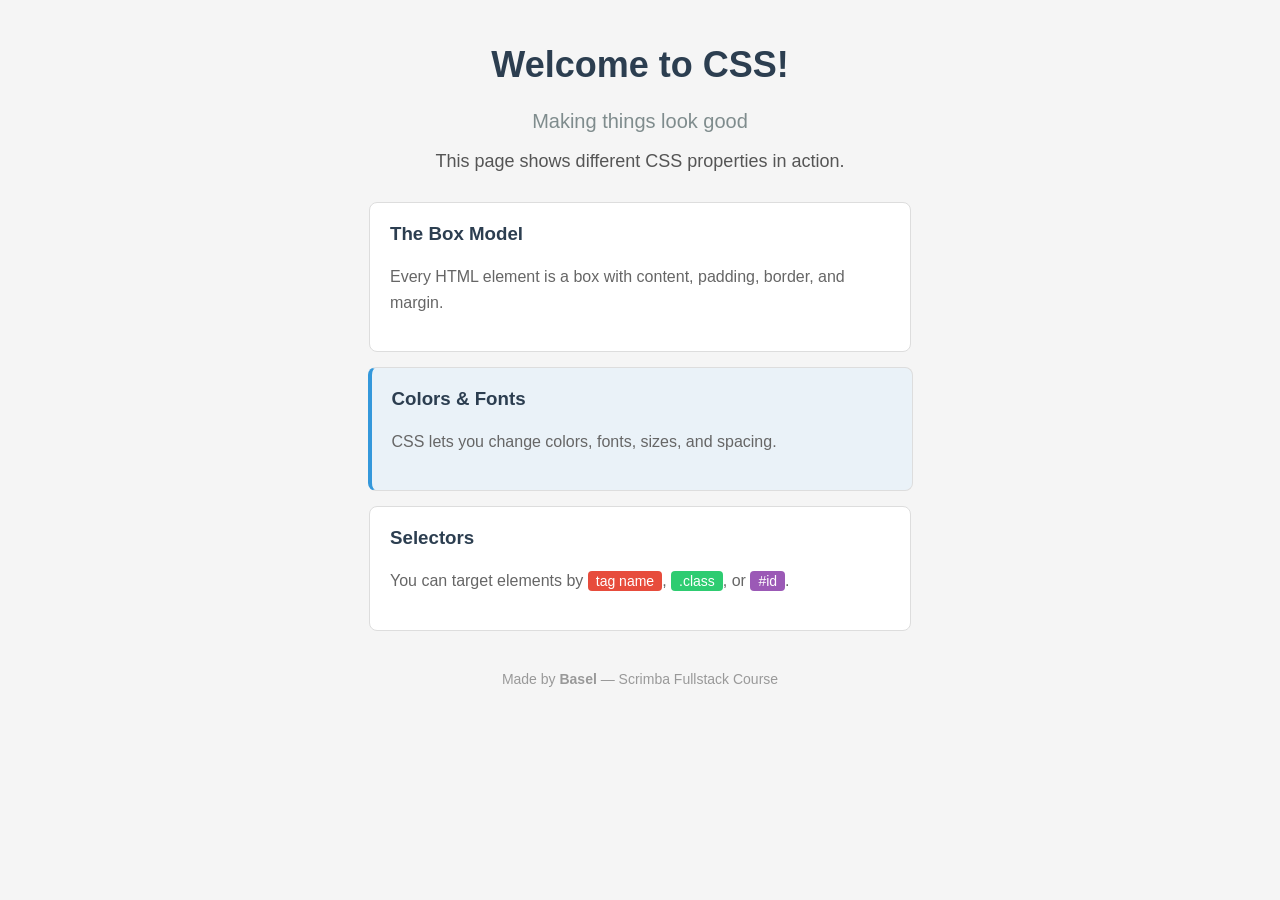
<file: 01-html-css/02-intro-to-css/index.html>
<!doctype html>
<html>
  <head>
    <title>Intro to CSS</title>
    <link rel="stylesheet" href="style.css" />
  </head>
  <body>
    <h1>Welcome to CSS!</h1>
    <h2>Making things look good</h2>

    <p class="intro">This page shows different CSS properties in action.</p>

    <div class="card">
      <h3>The Box Model</h3>
      <p>
        Every HTML element is a box with content, padding, border, and margin.
      </p>
    </div>

    <div class="card highlight">
      <h3>Colors & Fonts</h3>
      <p>CSS lets you change colors, fonts, sizes, and spacing.</p>
    </div>

    <div class="card">
      <h3>Selectors</h3>
      <p>
        You can target elements by <span class="tag">tag name</span>,
        <span class="classname">.class</span>, or <span id="demo-id">#id</span>.
      </p>
    </div>

    <footer>
      <p>Made by <strong>Basel</strong> — Scrimba Fullstack Course</p>
    </footer>
  </body>
</html>
</file>
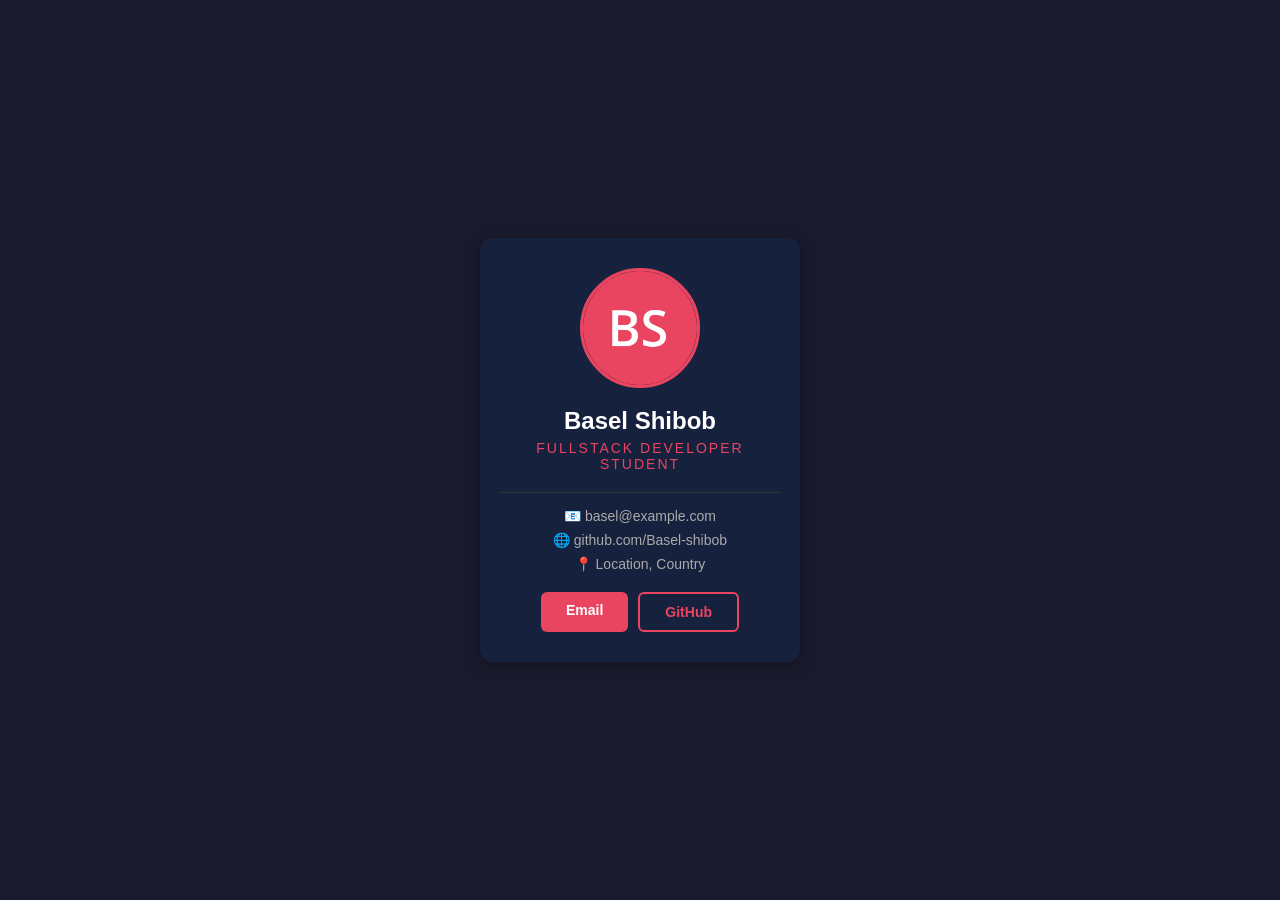
<file: 01-html-css/03-business-card/index.html>
<!DOCTYPE html>
<html>
  <head>
    <title>Business Card</title>
    <link rel="stylesheet" href="style.css" />
  </head>
  <body>
    <div class="card">
      <!-- Profile Image -->
      <img
        src="images/profile.jpg"
        alt="Basel's profile photo"
        class="profile-img"
      />

      <!-- Name & Title -->
      <h1>Basel Shibob</h1>
      <p class="job-title">Fullstack Developer Student</p>

      <!-- Divider line -->
      <hr />

      <!-- Contact Info -->
      <div class="contact-info">
        <p>📧 basel@example.com</p>
        <p>🌐 github.com/Basel-shibob</p>
        <p>📍 Location, Country</p>
      </div>

      <!-- Action Buttons -->
      <div class="buttons">
        <a href="mailto:basel@example.com" class="btn">Email</a>
        <a href="https://github.com/Basel-shibob" class="btn btn-outline">GitHub</a>
      </div>
    </div>
  </body>
</html>
</file>
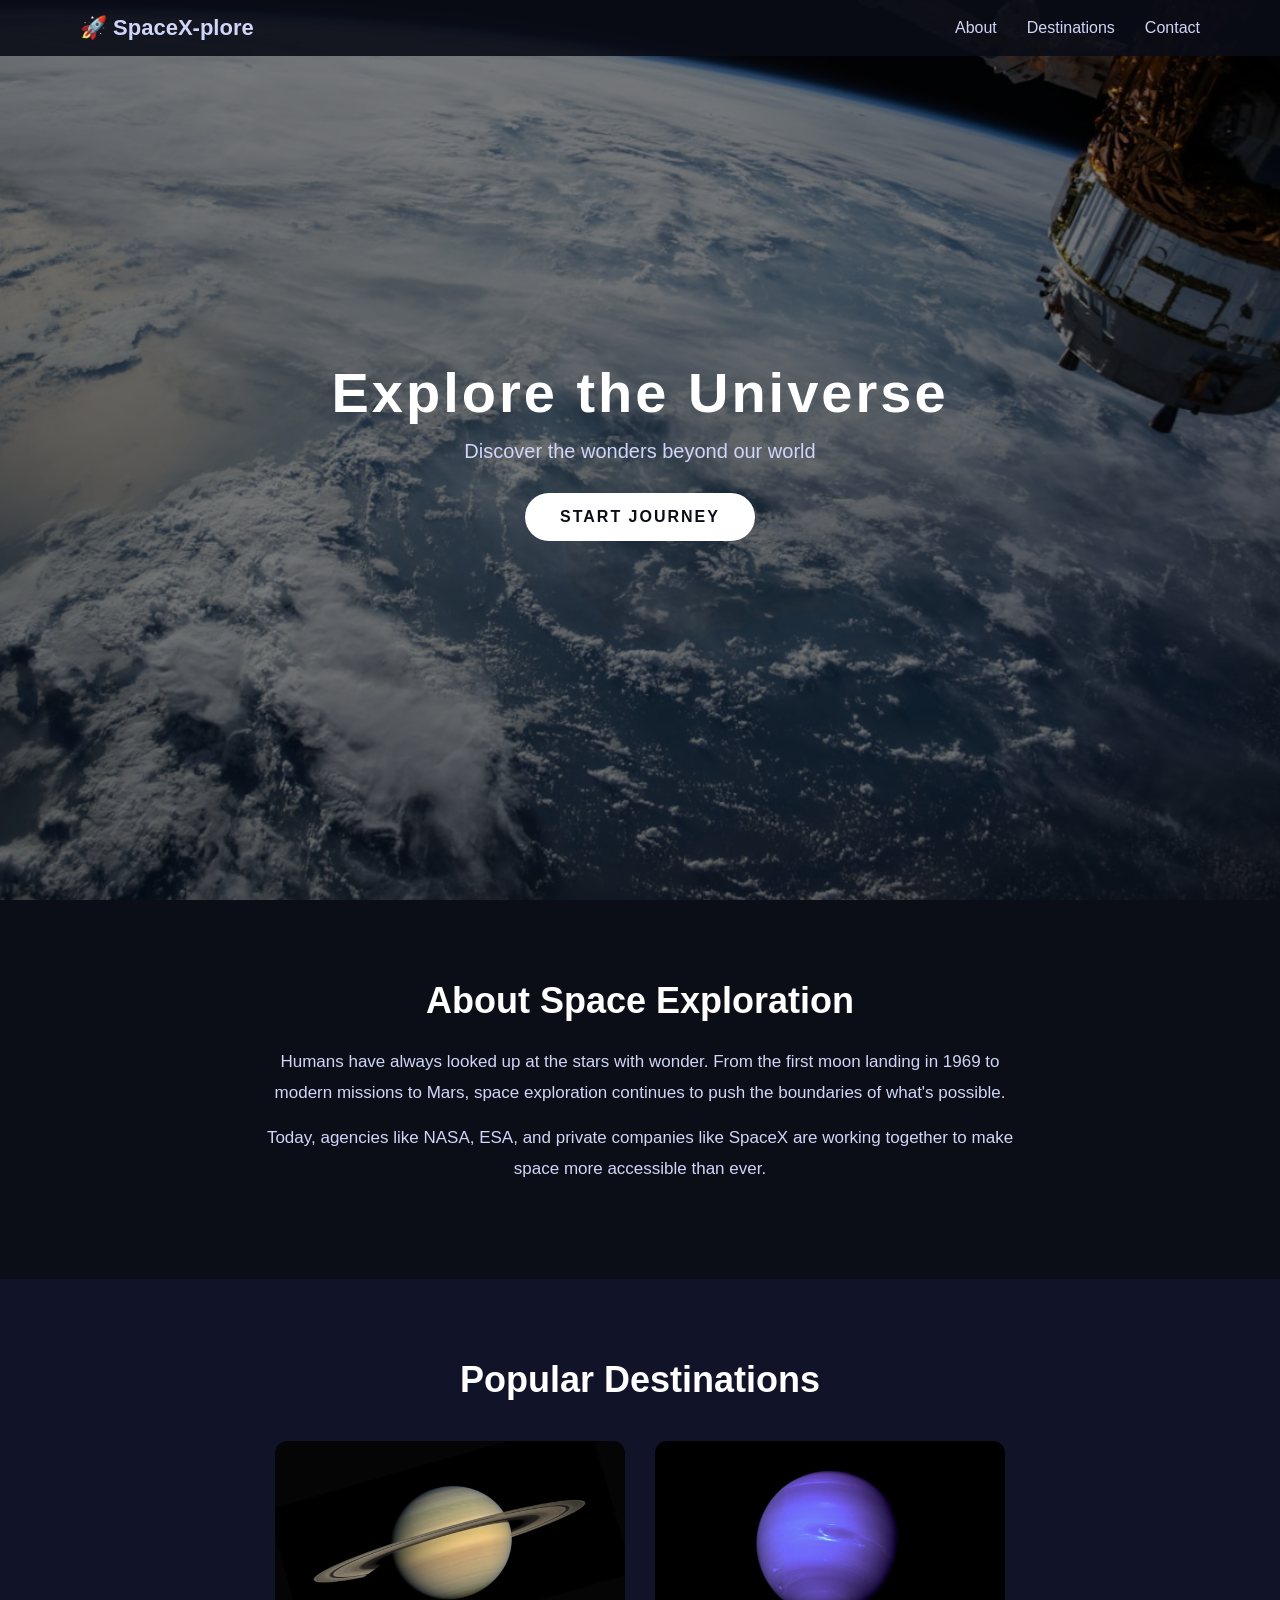
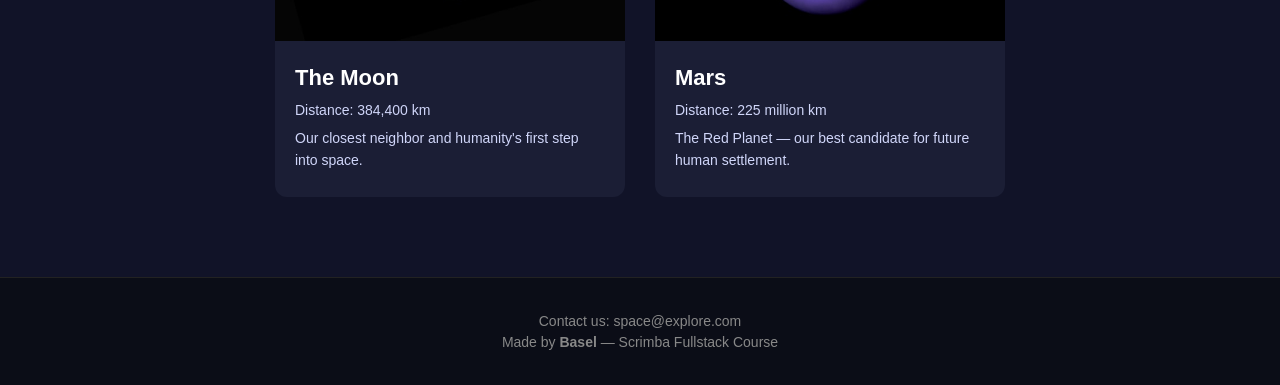
<file: 01-html-css/04-space-exploration/index.html>
<!DOCTYPE html>
<html>
  <head>
    <title>Space Exploration</title>
    <link rel="stylesheet" href="style.css" />
  </head>
  <body>

    <!-- ===== HEADER & NAVIGATION ===== -->
    <header>
      <nav>
        <h2 class="logo">🚀 SpaceX-plore</h2>
        <ul class="nav-links">
          <li><a href="#about">About</a></li>
          <li><a href="#destinations">Destinations</a></li>
          <li><a href="#contact">Contact</a></li>
        </ul>
      </nav>
    </header>

    <!-- ===== HERO SECTION ===== -->
    <!-- Big image with text on top -->
    <section class="hero">
      <div class="hero-content">
        <h1>Explore the Universe</h1>
        <p>Discover the wonders beyond our world</p>
        <a href="#destinations" class="btn">Start Journey</a>
      </div>
    </section>

    <!-- ===== MAIN CONTENT ===== -->
    <main>

      <!-- About Section -->
      <section id="about" class="about">
        <h2>About Space Exploration</h2>
        <p>
          Humans have always looked up at the stars with wonder.
          From the first moon landing in 1969 to modern missions to Mars,
          space exploration continues to push the boundaries of what's possible.
        </p>
        <p>
          Today, agencies like NASA, ESA, and private companies like SpaceX
          are working together to make space more accessible than ever.
        </p>
      </section>

      <!-- Destinations Section -->
      <section id="destinations" class="destinations">
        <h2>Popular Destinations</h2>
        <div class="cards-container">

          <div class="card">
            <img src="images/moon.jpg" alt="The Moon surface" />
            <div class="card-body">
              <h3>The Moon</h3>
              <p>Distance: 384,400 km</p>
              <p>Our closest neighbor and humanity's first step into space.</p>
            </div>
          </div>

          <div class="card">
            <img src="images/mars.jpg" alt="Planet Mars" />
            <div class="card-body">
              <h3>Mars</h3>
              <p>Distance: 225 million km</p>
              <p>The Red Planet — our best candidate for future human settlement.</p>
            </div>
          </div>

        </div>
      </section>

    </main>

    <!-- ===== FOOTER ===== -->
    <footer id="contact">
      <p>Contact us: space@explore.com</p>
      <p>Made by <strong>Basel</strong> — Scrimba Fullstack Course</p>
    </footer>

  </body>
</html>
</file>
<file: 01-html-css/02-intro-to-css/style.css>
/* ===== GLOBAL STYLES ===== */
/* This targets the whole page */
body {
  font-family: Arial, sans-serif;
  background-color: #f5f5f5;
  color: #333;
  margin: 0;
  padding: 20px;
}

/* ===== TAG SELECTOR ===== */
/* Targets ALL h1 elements */
h1 {
  color: #2c3e50;
  text-align: center;
  font-size: 36px;
}

h2 {
  color: #7f8c8d;
  text-align: center;
  font-size: 20px;
  font-weight: normal;
}

/* ===== CLASS SELECTOR ===== */
/* Targets elements with class="intro" */
.intro {
  text-align: center;
  font-size: 18px;
  color: #555;
  margin-bottom: 30px;
}

/* ===== THE BOX MODEL IN ACTION ===== */
.card {
  background-color: white;
  padding: 20px;           /* space INSIDE the box */
  margin: 15px auto;       /* space OUTSIDE the box, auto = center horizontally */
  border: 1px solid #ddd;  /* border around the box */
  border-radius: 8px;      /* rounded corners */
  max-width: 500px;        /* don't get wider than 500px */
}

.card h3 {
  color: #2c3e50;
  margin-top: 0;
}

.card p {
  color: #666;
  line-height: 1.6;       /* space between lines */
}

/* ===== COMBINING CLASSES ===== */
/* Element with BOTH class="card" AND class="highlight" */
.highlight {
  border-left: 4px solid #3498db;
  background-color: #eaf2f8;
}

/* ===== STYLING INLINE ELEMENTS ===== */
.tag {
  background-color: #e74c3c;
  color: white;
  padding: 2px 8px;
  border-radius: 4px;
  font-size: 14px;
}

.classname {
  background-color: #2ecc71;
  color: white;
  padding: 2px 8px;
  border-radius: 4px;
  font-size: 14px;
}

/* ===== ID SELECTOR ===== */
/* Targets the ONE element with id="demo-id" */
#demo-id {
  background-color: #9b59b6;
  color: white;
  padding: 2px 8px;
  border-radius: 4px;
  font-size: 14px;
}

/* ===== FOOTER ===== */
footer {
  text-align: center;
  margin-top: 40px;
  color: #999;
  font-size: 14px;
}
</file>
<file: 01-html-css/03-business-card/style.css>
/* ===== RESET & PAGE BACKGROUND ===== */
/* Remove default browser spacing, set a nice background */
* {
  margin: 0;
  padding: 0;
  box-sizing: border-box;  /* padding won't increase element size */
}

body {
  font-family: Arial, sans-serif;
  background-color: #1a1a2e;  /* dark background */
  display: flex;               /* flexbox on the body! */
  justify-content: center;     /* center horizontally */
  align-items: center;         /* center vertically */
  min-height: 100vh;           /* vh = viewport height (full screen) */
}

/* ===== THE CARD ===== */
.card {
  background-color: #16213e;
  color: white;
  width: 320px;
  border-radius: 12px;
  overflow: hidden;            /* clips the image to card's rounded corners */
  text-align: center;
  /* Box model in action: */
  padding: 30px 20px;          /* shorthand: 30px top/bottom, 20px left/right */
  box-shadow: 0 4px 15px rgba(0, 0, 0, 0.3);  /* subtle shadow */
}

/* ===== PROFILE IMAGE ===== */
/* Makes the image circular */
.profile-img {
  width: 120px;
  height: 120px;
  border-radius: 50%;          /* 50% = perfect circle */
  border: 3px solid #e94560;   /* red border around image */
  object-fit: cover;           /* crop image to fit without stretching */
  margin-bottom: 15px;
}

/* ===== NAME ===== */
.card h1 {
  font-size: 24px;
  margin-bottom: 5px;
}

/* ===== JOB TITLE ===== */
.job-title {
  color: #e94560;
  font-size: 14px;
  text-transform: uppercase;   /* makes text ALL CAPS */
  letter-spacing: 2px;         /* space between letters */
  margin-bottom: 20px;
}

/* ===== DIVIDER ===== */
hr {
  border: none;
  border-top: 1px solid #333;
  margin: 15px 0;
}

/* ===== CONTACT INFO ===== */
.contact-info p {
  font-size: 14px;
  color: #aaa;
  margin: 8px 0;
}

/* ===== BUTTONS CONTAINER ===== */
/* Flexbox to put buttons side by side */
.buttons {
  display: flex;               /* activate flexbox */
  justify-content: center;     /* center the buttons */
  gap: 10px;                   /* space between buttons */
  margin-top: 20px;
}

/* ===== BUTTON STYLES ===== */
.btn {
  text-decoration: none;       /* remove underline from links */
  padding: 10px 25px;
  border-radius: 6px;
  font-size: 14px;
  font-weight: bold;
  cursor: pointer;
  transition: opacity 0.3s;    /* smooth hover effect */
}

/* Filled button */
.btn:first-child {
  background-color: #e94560;
  color: white;
}

/* Outline button */
.btn-outline {
  background-color: transparent;
  color: #e94560;
  border: 2px solid #e94560;
}

/* Hover effect for both buttons */
.btn:hover {
  opacity: 0.8;
}
</file>
<file: 01-html-css/04-space-exploration/style.css>
/* ===== RESET ===== */
* {
  margin: 0;
  padding: 0;
  box-sizing: border-box;
}

body {
  font-family: Arial, sans-serif;
  color: #fff;
  background-color: #0b0d17;
}

/* ===== HEADER & NAV ===== */
/* Semantic: <header> = top of the page */
header {
  position: fixed;           /* stays at top when scrolling */
  top: 0;
  width: 100%;
  z-index: 100;              /* sits on top of everything */
  background-color: rgba(11, 13, 23, 0.9);  /* semi-transparent */
}

nav {
  display: flex;             /* logo and links side by side */
  justify-content: space-between;  /* logo left, links right */
  align-items: center;       /* vertically centered */
  padding: 15px 40px;
  max-width: 1200px;
  margin: 0 auto;            /* center the nav */
}

.logo {
  font-size: 22px;
  color: #d0d6f9;
}

/* Remove bullet points from nav list */
.nav-links {
  list-style: none;          /* removes bullets */
  display: flex;             /* links side by side */
  gap: 30px;                 /* space between links */
}

.nav-links a {
  text-decoration: none;     /* remove underline */
  color: #d0d6f9;
  font-size: 16px;
  transition: color 0.3s;
}

.nav-links a:hover {
  color: #fff;
}

/* ===== HERO SECTION ===== */
/* NEW: background-image — using an image as background */
.hero {
  background-image: url('images/hero-space.jpg');
  background-size: cover;          /* image fills the whole area */
  background-position: center;     /* center the image */
  background-repeat: no-repeat;    /* don't tile the image */
  height: 100vh;                   /* full screen height */
  display: flex;
  align-items: center;
  justify-content: center;
  text-align: center;
  /* Dark overlay to make text readable on image */
  position: relative;
}

/* Dark overlay using ::before pseudo-element */
.hero::before {
  content: '';
  position: absolute;        /* sits on top of the hero */
  top: 0;
  left: 0;
  width: 100%;
  height: 100%;
  background-color: rgba(0, 0, 0, 0.5);  /* black at 50% opacity */
}

/* Make sure text is above the overlay */
.hero-content {
  position: relative;        /* puts it above the ::before overlay */
  z-index: 1;
}

.hero h1 {
  font-size: 56px;
  margin-bottom: 15px;
  letter-spacing: 3px;
}

.hero p {
  font-size: 20px;
  color: #d0d6f9;
  margin-bottom: 30px;
}

/* Button style */
.btn {
  display: inline-block;
  padding: 15px 35px;
  background-color: #fff;
  color: #0b0d17;
  text-decoration: none;
  border-radius: 50px;       /* fully rounded = pill shape */
  font-size: 16px;
  font-weight: bold;
  text-transform: uppercase;
  letter-spacing: 2px;
  transition: background-color 0.3s, transform 0.3s;
}

.btn:hover {
  background-color: #d0d6f9;
  transform: scale(1.05);    /* slightly bigger on hover */
}

/* ===== ABOUT SECTION ===== */
.about {
  max-width: 800px;
  margin: 0 auto;
  padding: 80px 20px;
  text-align: center;
}

.about h2 {
  font-size: 36px;
  margin-bottom: 25px;
  color: #fff;
}

.about p {
  font-size: 17px;
  color: #d0d6f9;
  line-height: 1.8;          /* space between text lines */
  margin-bottom: 15px;
}

/* ===== DESTINATIONS SECTION ===== */
.destinations {
  padding: 80px 20px;
  text-align: center;
  background-color: #111328;
}

.destinations h2 {
  font-size: 36px;
  margin-bottom: 40px;
}

/* NEW: cards side by side using flexbox */
.cards-container {
  display: flex;
  justify-content: center;
  gap: 30px;                 /* space between cards */
  flex-wrap: wrap;            /* cards wrap to next line on small screens */
  max-width: 900px;
  margin: 0 auto;
}

.card {
  background-color: #1b1e35;
  border-radius: 12px;
  overflow: hidden;           /* clips image to rounded corners */
  width: 350px;
  transition: transform 0.3s;
}

.card:hover {
  transform: translateY(-5px);  /* lift up on hover */
}

.card img {
  width: 100%;               /* image fills card width */
  height: 200px;
  object-fit: cover;          /* crop without stretching */
}

.card-body {
  padding: 20px;
  text-align: left;
}

.card-body h3 {
  font-size: 22px;
  margin-bottom: 8px;
}

.card-body p {
  color: #d0d6f9;
  font-size: 14px;
  line-height: 1.6;
  margin-bottom: 5px;
}

/* ===== FOOTER ===== */
footer {
  text-align: center;
  padding: 30px 20px;
  background-color: #0b0d17;
  border-top: 1px solid #222;
  color: #888;
  font-size: 14px;
}

footer p {
  margin: 5px 0;
}
</file>
